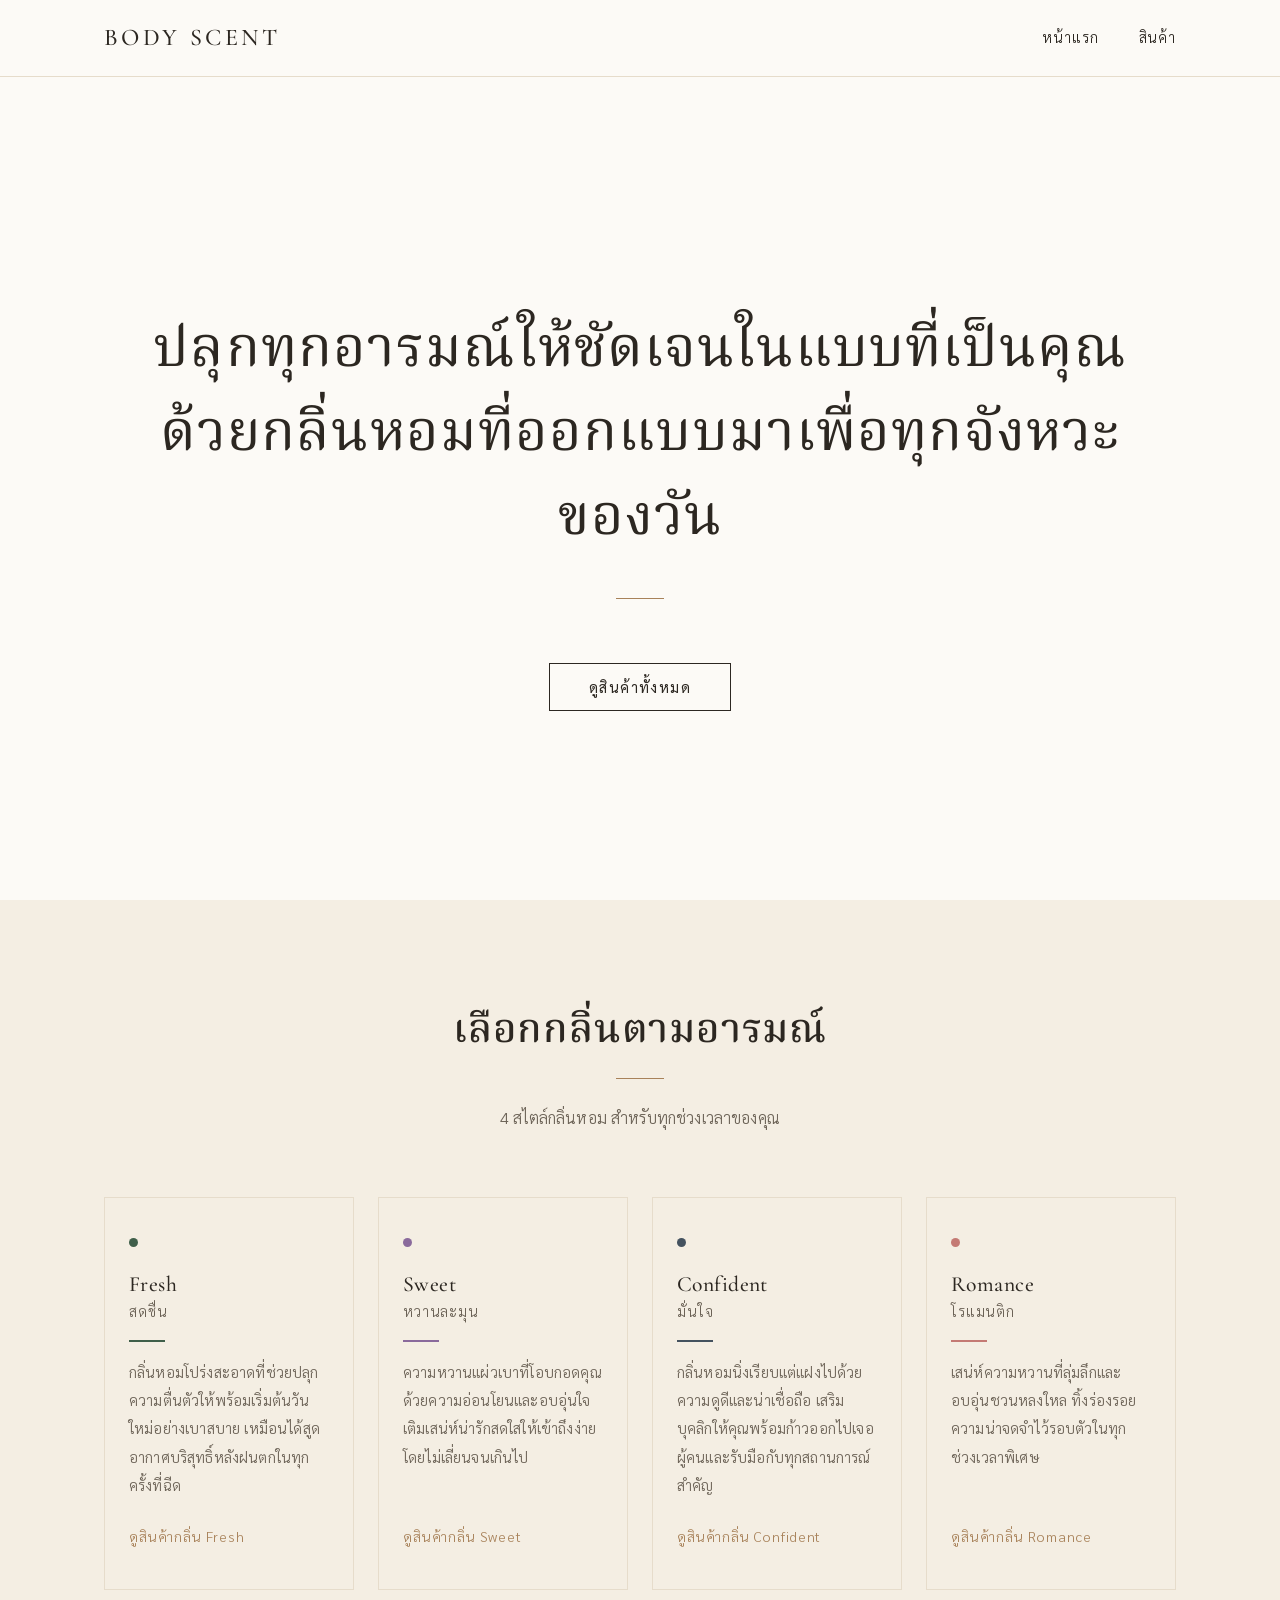
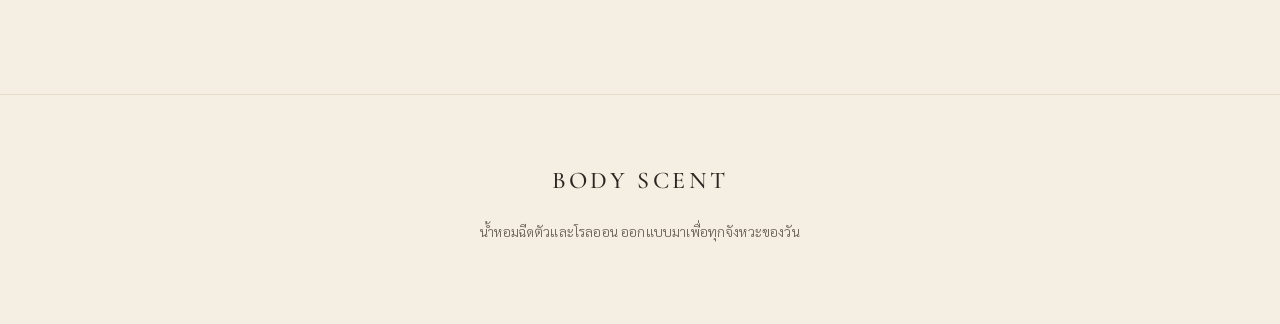
<file: index.html>
<!DOCTYPE html>
<html lang="th">
<head>
  <meta charset="UTF-8">
  <meta name="viewport" content="width=device-width, initial-scale=1">
  <title>Body Scent | น้ำหอมฉีดตัวและโรลออน</title>
  <meta name="description" content="Body Scent น้ำหอมฉีดตัวและโรลออน 4 อารมณ์ Fresh, Sweet, Confident, Romance ออกแบบมาเพื่อทุกจังหวะของวัน">
  <link rel="stylesheet" href="style.css">
</head>
<body>

  <header class="site-header">
    <div class="container">
      <a class="logo" href="index.html">BODY SCENT</a>
      <nav class="nav" aria-label="เมนูหลัก">
        <a href="index.html">หน้าแรก</a>
        <a href="product.html">สินค้า</a>
      </nav>
    </div>
  </header>

  <main>
    <!-- Hero -->
    <section class="hero hero--full">
      <div class="container">
        <h1>
          <span>ปลุกทุกอารมณ์ให้ชัดเจนในแบบที่เป็นคุณ</span>
          <span>ด้วยกลิ่นหอมที่ออกแบบมาเพื่อทุกจังหวะของวัน</span>
        </h1>
        <hr class="rule">
        <a class="btn" href="product.html">ดูสินค้าทั้งหมด</a>
      </div>
    </section>

    <!-- 4 Moods -->
    <section class="section section--cream" id="moods">
      <div class="container">
        <div class="section-head">
          <h2>เลือกกลิ่นตามอารมณ์</h2>
          <hr class="rule">
          <p>4 สไตล์กลิ่นหอม สำหรับทุกช่วงเวลาของคุณ</p>
        </div>

        <div class="mood-grid">
          <a class="mood-card" data-mood="fresh" href="product.html?mood=fresh">
            <span class="dot" aria-hidden="true"></span>
            <h3>Fresh</h3>
            <span class="mood-name">สดชื่น</span>
            <hr class="mood-rule">
            <p>กลิ่นหอมโปร่งสะอาดที่ช่วยปลุกความตื่นตัวให้พร้อมเริ่มต้นวันใหม่อย่างเบาสบาย เหมือนได้สูดอากาศบริสุทธิ์หลังฝนตกในทุกครั้งที่ฉีด</p>
            <span class="link-text">ดูสินค้ากลิ่น Fresh</span>
          </a>

          <a class="mood-card" data-mood="sweet" href="product.html?mood=sweet">
            <span class="dot" aria-hidden="true"></span>
            <h3>Sweet</h3>
            <span class="mood-name">หวานละมุน</span>
            <hr class="mood-rule">
            <p>ความหวานแผ่วเบาที่โอบกอดคุณด้วยความอ่อนโยนและอบอุ่นใจ เติมเสน่ห์น่ารักสดใสให้เข้าถึงง่ายโดยไม่เลี่ยนจนเกินไป</p>
            <span class="link-text">ดูสินค้ากลิ่น Sweet</span>
          </a>

          <a class="mood-card" data-mood="confident" href="product.html?mood=confident">
            <span class="dot" aria-hidden="true"></span>
            <h3>Confident</h3>
            <span class="mood-name">มั่นใจ</span>
            <hr class="mood-rule">
            <p>กลิ่นหอมนิ่งเรียบแต่แฝงไปด้วยความดูดีและน่าเชื่อถือ เสริมบุคลิกให้คุณพร้อมก้าวออกไปเจอผู้คนและรับมือกับทุกสถานการณ์สำคัญ</p>
            <span class="link-text">ดูสินค้ากลิ่น Confident</span>
          </a>

          <a class="mood-card" data-mood="romance" href="product.html?mood=romance">
            <span class="dot" aria-hidden="true"></span>
            <h3>Romance</h3>
            <span class="mood-name">โรแมนติก</span>
            <hr class="mood-rule">
            <p>เสน่ห์ความหวานที่ลุ่มลึกและอบอุ่นชวนหลงใหล ทิ้งร่องรอยความน่าจดจำไว้รอบตัวในทุกช่วงเวลาพิเศษ</p>
            <span class="link-text">ดูสินค้ากลิ่น Romance</span>
          </a>
        </div>
      </div>
    </section>
  </main>

  <footer class="site-footer">
    <div class="container">
      <span class="logo">BODY SCENT</span>
      <p>น้ำหอมฉีดตัวและโรลออน ออกแบบมาเพื่อทุกจังหวะของวัน</p>
    </div>
  </footer>

  <script src="script.js"></script>
</body>
</html>
</file>
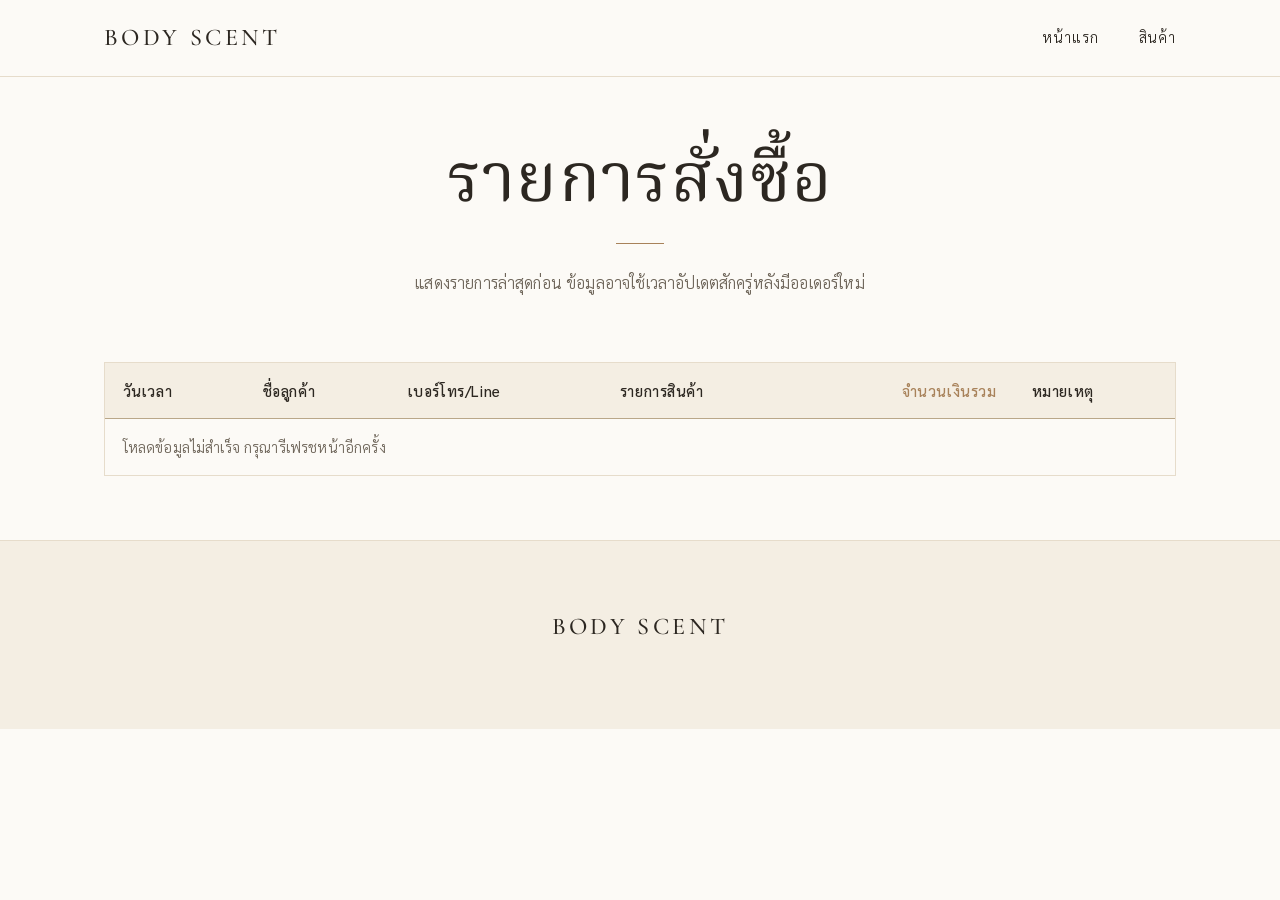
<file: admin.html>
<!DOCTYPE html>
<html lang="th">
<head>
  <meta charset="UTF-8">
  <meta name="viewport" content="width=device-width, initial-scale=1">
  <title>รายการสั่งซื้อ | Body Scent</title>
  <meta name="robots" content="noindex, nofollow">
  <link rel="stylesheet" href="style.css">
</head>
<body>

  <header class="site-header">
    <div class="container">
      <a class="logo" href="index.html">BODY SCENT</a>
      <nav class="nav" aria-label="เมนูหลัก">
        <a href="index.html">หน้าแรก</a>
        <a href="product.html">สินค้า</a>
      </nav>
    </div>
  </header>

  <main>
    <section class="section section--tight">
      <div class="container">
        <div class="section-head">
          <h1>รายการสั่งซื้อ</h1>
          <hr class="rule">
          <p>แสดงรายการล่าสุดก่อน ข้อมูลอาจใช้เวลาอัปเดตสักครู่หลังมีออเดอร์ใหม่</p>
        </div>

        <div class="table-wrap">
          <table id="ordersTable">
            <thead>
              <tr>
                <th scope="col">วันเวลา</th>
                <th scope="col">ชื่อลูกค้า</th>
                <th scope="col">เบอร์โทร/Line</th>
                <th scope="col">รายการสินค้า</th>
                <th scope="col">จำนวนเงินรวม</th>
                <th scope="col">หมายเหตุ</th>
              </tr>
            </thead>
            <tbody></tbody>
          </table>
        </div>
      </div>
    </section>
  </main>

  <footer class="site-footer">
    <div class="container">
      <span class="logo">BODY SCENT</span>
    </div>
  </footer>

  <script src="script.js"></script>
</body>
</html>
</file>
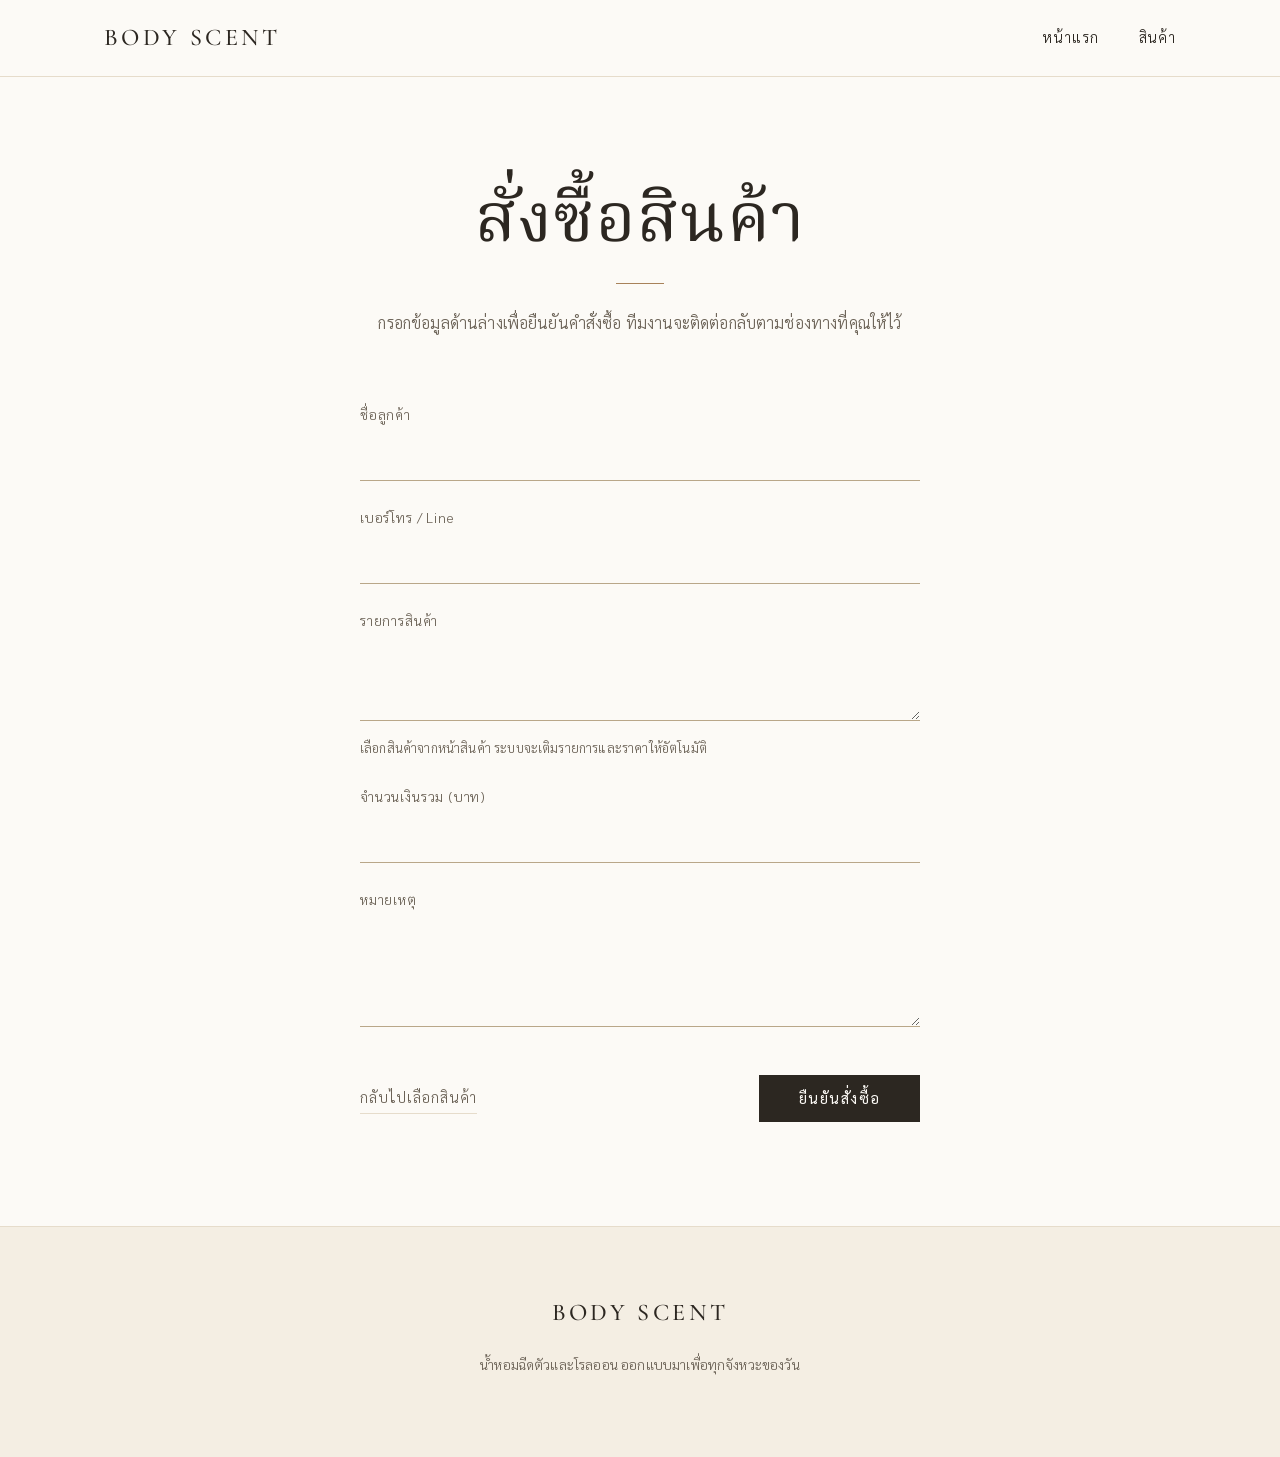
<file: order.html>
<!DOCTYPE html>
<html lang="th">
<head>
  <meta charset="UTF-8">
  <meta name="viewport" content="width=device-width, initial-scale=1">
  <title>สั่งซื้อสินค้า | Body Scent</title>
  <meta name="description" content="กรอกข้อมูลเพื่อสั่งซื้อสินค้า Body Scent">
  <link rel="stylesheet" href="style.css">
</head>
<body>

  <header class="site-header">
    <div class="container">
      <a class="logo" href="index.html">BODY SCENT</a>
      <nav class="nav" aria-label="เมนูหลัก">
        <a href="index.html">หน้าแรก</a>
        <a href="product.html">สินค้า</a>
      </nav>
    </div>
  </header>

  <main>
    <section class="section">
      <div class="container">
        <div class="section-head">
          <h1>สั่งซื้อสินค้า</h1>
          <hr class="rule">
          <p>กรอกข้อมูลด้านล่างเพื่อยืนยันคำสั่งซื้อ ทีมงานจะติดต่อกลับตามช่องทางที่คุณให้ไว้</p>
        </div>

        <div class="order-wrap">
          <form id="orderForm">
            <div class="field">
              <label for="customerName">ชื่อลูกค้า</label>
              <input type="text" id="customerName" name="customerName" autocomplete="name" required>
            </div>

            <div class="field">
              <label for="contact">เบอร์โทร / Line</label>
              <input type="text" id="contact" name="contact" autocomplete="tel" required>
            </div>

            <div class="field">
              <label for="items">รายการสินค้า</label>
              <textarea id="items" name="items" rows="2" required></textarea>
              <p class="hint">เลือกสินค้าจากหน้าสินค้า ระบบจะเติมรายการและราคาให้อัตโนมัติ</p>
            </div>

            <div class="field">
              <label for="total">จำนวนเงินรวม (บาท)</label>
              <input type="text" id="total" name="total" inputmode="decimal" required>
            </div>

            <div class="field">
              <label for="note">หมายเหตุ</label>
              <textarea id="note" name="note" rows="3"></textarea>
            </div>

            <div class="order-actions">
              <a class="back-link" href="product.html">กลับไปเลือกสินค้า</a>
              <button type="submit" class="btn btn--solid">ยืนยันสั่งซื้อ</button>
            </div>
          </form>
        </div>
      </div>
    </section>
  </main>

  <footer class="site-footer">
    <div class="container">
      <span class="logo">BODY SCENT</span>
      <p>น้ำหอมฉีดตัวและโรลออน ออกแบบมาเพื่อทุกจังหวะของวัน</p>
    </div>
  </footer>

  <script src="script.js"></script>
</body>
</html>
</file>
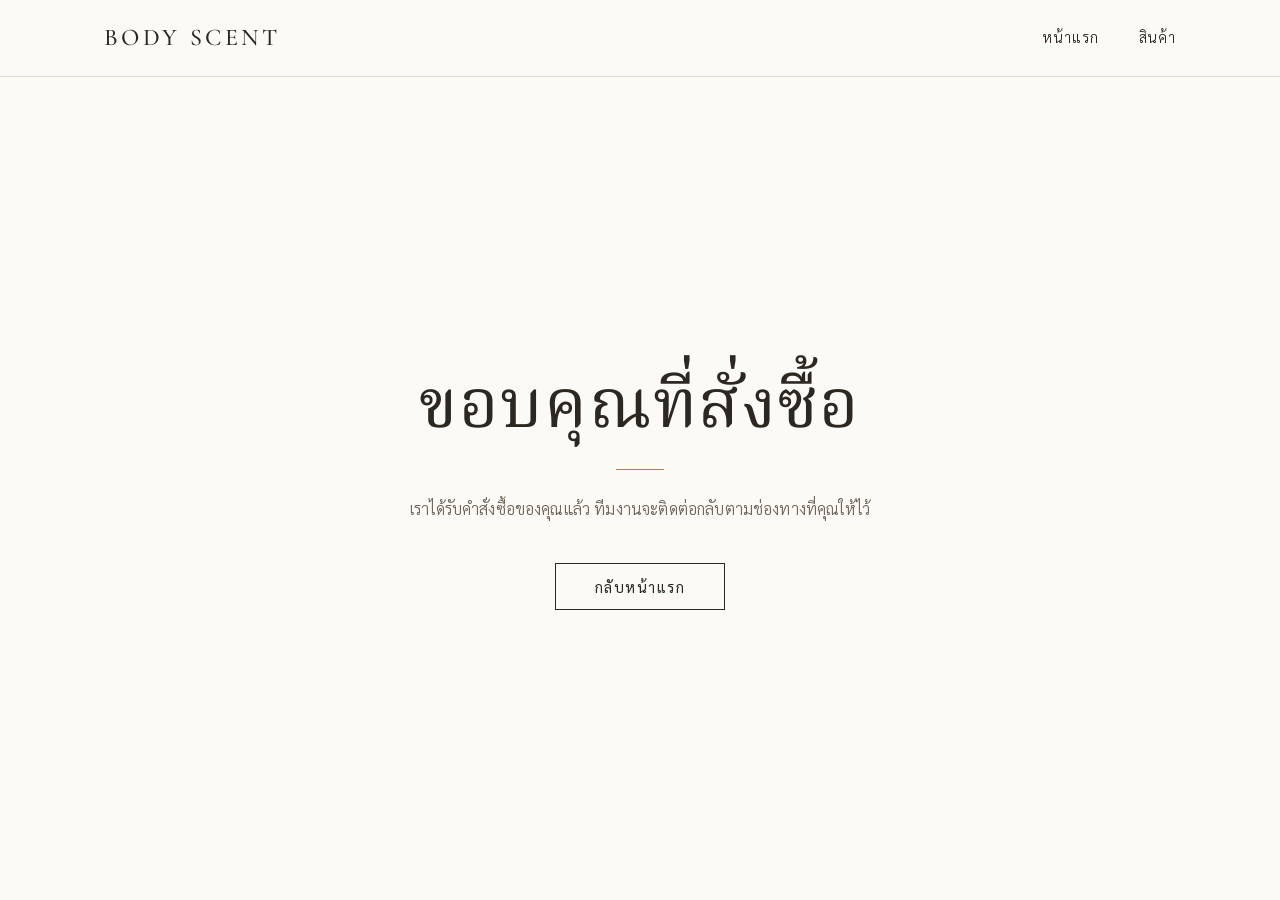
<file: thankyou.html>
<!DOCTYPE html>
<html lang="th">
<head>
  <meta charset="UTF-8">
  <meta name="viewport" content="width=device-width, initial-scale=1">
  <title>ขอบคุณที่สั่งซื้อ | Body Scent</title>
  <meta name="robots" content="noindex">
  <link rel="stylesheet" href="style.css">
</head>
<body>

  <header class="site-header">
    <div class="container">
      <a class="logo" href="index.html">BODY SCENT</a>
      <nav class="nav" aria-label="เมนูหลัก">
        <a href="index.html">หน้าแรก</a>
        <a href="product.html">สินค้า</a>
      </nav>
    </div>
  </header>

  <main class="thanks">
    <div class="container">
      <h1>ขอบคุณที่สั่งซื้อ</h1>
      <hr class="rule">
      <p>เราได้รับคำสั่งซื้อของคุณแล้ว ทีมงานจะติดต่อกลับตามช่องทางที่คุณให้ไว้</p>
      <a class="btn" href="index.html">กลับหน้าแรก</a>
    </div>
  </main>

  <script src="script.js"></script>
</body>
</html>
</file>
<file: style.css>
/* ==========================================================
   Body Scent — Global Theme
   โทนพรีเมียม เรียบหรู มินิมอล | ขาว-ครีม-เบจเข้ม + ทอง/บรอนซ์อ่อน
   ========================================================== */

@import url("https://fonts.googleapis.com/css2?family=Cormorant+Garamond:wght@400;500;600&family=Noto+Serif+Thai:wght@300;400;500&family=Sarabun:wght@300;400;500&display=swap");

/* ---------- Tokens ---------- */
:root {
  /* Base palette */
  --ivory: #fcfaf6;        /* พื้นหลังหลัก */
  --cream: #f4eee3;        /* พื้นหลังส่วนสลับ */
  --sand: #e6dccb;         /* เส้นแบ่งอ่อน */
  --beige-deep: #b9a789;   /* เบจเข้ม */
  --ink: #2c2721;          /* ข้อความหลัก (น้ำตาลเข้ม ไม่ใช่ดำสนิท) */
  --ink-soft: #6b6256;     /* ข้อความรอง */

  /* Accent: ทอง/บรอนซ์อ่อน */
  --bronze: #a8825a;
  --bronze-soft: #c4a77d;

  /* Mood (ใช้เป็นจุดเล็กๆ เท่านั้น) */
  --mood-fresh: #3f5f4a;      /* เขียวเข้ม */
  --mood-sweet: #8a6a9c;      /* ม่วงกลาง */
  --mood-confident: #44525f;  /* น้ำเงินเทาเข้ม */
  --mood-romance: #c47a74;    /* แดงอ่อน */

  /* Typography */
  --font-display: "Cormorant Garamond", "Noto Serif Thai", Georgia, serif;
  --font-body: "Sarabun", "Noto Serif Thai", "Helvetica Neue", Arial, sans-serif;

  /* Spacing scale */
  --space-1: 0.5rem;
  --space-2: 1rem;
  --space-3: 1.5rem;
  --space-4: 2.5rem;
  --space-5: 4rem;
  --space-6: 6.5rem;
  --space-7: 9rem;

  /* Lines */
  --line: 1px solid var(--sand);
  --line-strong: 1px solid var(--ink);

  --container: 1120px;
  --ease: cubic-bezier(0.3, 0.1, 0.2, 1);
}

/* Mood hook: ใส่ data-mood="fresh|sweet|confident|romance" ที่ element ใดก็ได้ */
[data-mood="fresh"]     { --mood: var(--mood-fresh); }
[data-mood="sweet"]     { --mood: var(--mood-sweet); }
[data-mood="confident"] { --mood: var(--mood-confident); }
[data-mood="romance"]   { --mood: var(--mood-romance); }

/* ---------- Reset & Base ---------- */
*, *::before, *::after { box-sizing: border-box; }

html {
  scroll-behavior: smooth;
  -webkit-text-size-adjust: 100%;
}

body {
  margin: 0;
  background: var(--ivory);
  color: var(--ink);
  font-family: var(--font-body);
  font-weight: 300;
  font-size: 1rem;
  line-height: 1.85;
  letter-spacing: 0.01em;
  -webkit-font-smoothing: antialiased;
}

img { display: block; max-width: 100%; height: auto; }

a {
  color: inherit;
  text-decoration: none;
  transition: color 0.3s var(--ease);
}
a:hover { color: var(--bronze); }

h1, h2, h3, h4 {
  margin: 0 0 var(--space-2);
  font-family: var(--font-display);
  font-weight: 500;
  line-height: 1.25;
  letter-spacing: 0.02em;
  color: var(--ink);
}
h1 { font-size: clamp(2.4rem, 5.5vw, 4.25rem); font-weight: 400; line-height: 1.15; }
h2 { font-size: clamp(1.75rem, 3.4vw, 2.5rem); }
h3 { font-size: 1.35rem; }

p { margin: 0 0 var(--space-2); color: var(--ink-soft); max-width: 62ch; }

:focus-visible {
  outline: 1px solid var(--bronze);
  outline-offset: 4px;
}

::selection { background: var(--sand); color: var(--ink); }

/* ---------- Layout ---------- */
.container {
  width: 100%;
  max-width: var(--container);
  margin-inline: auto;
  padding-inline: var(--space-3);
}

.section { padding-block: var(--space-6); }
.section--cream { background: var(--cream); }
.section--tight { padding-block: var(--space-5); }

.section-head {
  max-width: 640px;
  margin: 0 auto var(--space-5);
  text-align: center;
}
.section-head p { margin-inline: auto; }

/* เส้นทองสั้นๆ ใต้หัวข้อ */
.rule {
  display: block;
  width: 48px;
  height: 1px;
  margin: var(--space-3) auto;
  background: var(--bronze);
  border: 0;
}
.rule--left { margin-left: 0; }

/* ---------- Header / Nav ---------- */
.site-header {
  position: sticky;
  top: 0;
  z-index: 50;
  background: rgba(252, 250, 246, 0.94);
  backdrop-filter: blur(8px);
  border-bottom: var(--line);
}
.site-header .container {
  display: flex;
  align-items: center;
  justify-content: space-between;
  min-height: 76px;
}

.logo {
  font-family: var(--font-display);
  font-size: 1.5rem;
  font-weight: 500;
  letter-spacing: 0.14em;
}

.nav { display: flex; gap: var(--space-4); }
.nav a {
  font-size: 0.9rem;
  letter-spacing: 0.06em;
  padding-block: 0.25rem;
  border-bottom: 1px solid transparent;
}
.nav a:hover { border-bottom-color: var(--bronze); }

/* ---------- Buttons (เส้นบาง ไม่ฉูดฉาด) ---------- */
.btn {
  display: inline-block;
  padding: 0.95rem 2.4rem;
  font-family: var(--font-body);
  font-size: 0.92rem;
  font-weight: 400;
  letter-spacing: 0.1em;
  line-height: 1;
  color: var(--ink);
  background: transparent;
  border: var(--line-strong);
  border-radius: 0;
  cursor: pointer;
  transition: background 0.35s var(--ease), color 0.35s var(--ease), border-color 0.35s var(--ease);
}
.btn:hover {
  background: var(--ink);
  color: var(--ivory);
}
.btn--solid { background: var(--ink); color: var(--ivory); }
.btn--solid:hover { background: transparent; color: var(--ink); }
.btn--bronze { border-color: var(--bronze); color: var(--bronze); }
.btn--bronze:hover { background: var(--bronze); color: var(--ivory); border-color: var(--bronze); }
.btn--small { padding: 0.7rem 1.5rem; font-size: 0.85rem; }

/* ---------- Hero ---------- */
.hero {
  padding-block: var(--space-7) var(--space-6);
  text-align: center;
}
.hero p {
  margin-inline: auto;
  font-size: 1.1rem;
}
.hero .btn { margin-top: var(--space-3); }

/* ---------- Mood marker (จุดสีเล็กๆ) ---------- */
.dot {
  display: inline-block;
  width: 7px;
  height: 7px;
  border-radius: 50%;
  background: var(--mood, var(--bronze));
  vertical-align: middle;
}

/* เส้นสั้นสีตาม mood ใต้หัวข้อ */
.mood-rule {
  display: block;
  width: 36px;
  height: 2px;
  margin: var(--space-2) 0;
  background: var(--mood, var(--bronze));
  border: 0;
}

/* ป้ายชื่อ mood: จุด + ตัวอักษรสีปกติ */
.mood-label {
  display: inline-flex;
  align-items: center;
  gap: 0.6rem;
  font-size: 0.85rem;
  letter-spacing: 0.08em;
  color: var(--ink-soft);
}
.mood-label::before {
  content: "";
  width: 7px;
  height: 7px;
  border-radius: 50%;
  background: var(--mood, var(--bronze));
}

/* ---------- Filter (เลือก mood / type) ---------- */
.filters {
  display: flex;
  flex-wrap: wrap;
  justify-content: center;
  gap: var(--space-3) var(--space-4);
  margin-bottom: var(--space-5);
}
.filter-btn {
  display: inline-flex;
  align-items: center;
  gap: 0.6rem;
  padding: 0.4rem 0;
  font-family: var(--font-body);
  font-size: 0.92rem;
  letter-spacing: 0.06em;
  color: var(--ink-soft);
  background: none;
  border: 0;
  border-bottom: 1px solid transparent;
  cursor: pointer;
  transition: color 0.3s var(--ease), border-color 0.3s var(--ease);
}
.filter-btn:hover { color: var(--ink); }
.filter-btn.is-active {
  color: var(--ink);
  border-bottom-color: var(--bronze);
}

/* ---------- Product grid & card ---------- */
.product-grid {
  display: grid;
  grid-template-columns: repeat(auto-fill, minmax(240px, 1fr));
  gap: var(--space-5) var(--space-4);
}

.card {
  display: flex;
  flex-direction: column;
  background: transparent;
  border: 0;
}

.card__media {
  aspect-ratio: 4 / 5;
  overflow: hidden;
  background: var(--cream);
  border: var(--line);
}
.card__media img {
  width: 100%;
  height: 100%;
  object-fit: cover;
  transition: transform 0.8s var(--ease);
}
.card:hover .card__media img { transform: scale(1.03); }

.card__body { padding-top: var(--space-3); }
.card__title {
  margin: var(--space-1) 0 0.25rem;
  font-size: 1.2rem;
}
.card__meta {
  margin: 0 0 var(--space-1);
  font-size: 0.85rem;
  letter-spacing: 0.06em;
  color: var(--ink-soft);
}
.card__desc {
  margin: 0 0 var(--space-2);
  font-size: 0.92rem;
  line-height: 1.75;
}
.card__footer {
  display: flex;
  align-items: center;
  justify-content: space-between;
  margin-top: auto;
  padding-top: var(--space-2);
  border-top: var(--line);
}
.price {
  font-family: var(--font-display);
  font-size: 1.35rem;
  font-weight: 500;
  color: var(--bronze);
}
.price small {
  font-family: var(--font-body);
  font-size: 0.8rem;
  color: var(--ink-soft);
  margin-left: 0.2rem;
}

/* ---------- Feature blocks (จุดสี mood เป็นไอคอนเล็กๆ) ---------- */
.feature-grid {
  display: grid;
  grid-template-columns: repeat(auto-fit, minmax(220px, 1fr));
  gap: var(--space-5) var(--space-4);
}
.feature {
  padding-top: var(--space-3);
  border-top: var(--line);
}
.feature h3 { margin-top: var(--space-2); }
.feature p { font-size: 0.95rem; }

/* ---------- Simple form (ใช้กับส่วนสั่งซื้อ/ติดต่อ) ---------- */
.field { margin-bottom: var(--space-3); }
.field label {
  display: block;
  margin-bottom: 0.4rem;
  font-size: 0.85rem;
  letter-spacing: 0.06em;
  color: var(--ink-soft);
}
.field input,
.field select,
.field textarea {
  width: 100%;
  padding: 0.8rem 0;
  font-family: var(--font-body);
  font-size: 1rem;
  font-weight: 300;
  color: var(--ink);
  background: transparent;
  border: 0;
  border-bottom: 1px solid var(--beige-deep);
  border-radius: 0;
  transition: border-color 0.3s var(--ease);
}
.field input:focus,
.field select:focus,
.field textarea:focus {
  outline: none;
  border-bottom-color: var(--bronze);
}

/* ---------- Footer ---------- */
.site-footer {
  padding-block: var(--space-5);
  background: var(--cream);
  border-top: var(--line);
  text-align: center;
}
.site-footer .logo { display: block; margin-bottom: var(--space-2); }
.site-footer p {
  margin-inline: auto;
  font-size: 0.85rem;
}

/* ---------- Utilities ---------- */
.text-center { text-align: center; }
.text-bronze { color: var(--bronze); }
.mt-3 { margin-top: var(--space-3); }
.mt-4 { margin-top: var(--space-4); }
.visually-hidden {
  position: absolute;
  width: 1px;
  height: 1px;
  overflow: hidden;
  clip: rect(0 0 0 0);
  white-space: nowrap;
}

/* ==========================================================
   Page-specific
   ========================================================== */

/* ---------- index.html: Hero เต็มจอ ---------- */
.hero--full {
  display: flex;
  flex-direction: column;
  align-items: center;
  justify-content: center;
  min-height: calc(100vh - 77px);
  min-height: calc(100svh - 77px);
}
.hero--full h1 {
  max-width: 18em;
  margin-inline: auto;
  font-size: clamp(2rem, 4.6vw, 3.5rem);
  line-height: 1.5;
}
.hero--full h1 span { display: block; }
.hero--full .rule { margin-block: var(--space-4); }

/* ---------- index.html: การ์ด mood ---------- */
.mood-grid {
  display: grid;
  grid-template-columns: repeat(4, 1fr);
  gap: var(--space-3);
}
.mood-card {
  display: flex;
  flex-direction: column;
  padding: var(--space-4) var(--space-3);
  background: transparent;
  border: 1px solid var(--sand);
  transition: border-color 0.35s var(--ease);
}
.mood-card:hover { border-color: var(--bronze); color: inherit; }
.mood-card .dot { width: 9px; height: 9px; margin-bottom: var(--space-3); }
.mood-card h3 { margin-bottom: 0; }
.mood-card .mood-name { font-size: 0.9rem; color: var(--ink-soft); letter-spacing: 0.06em; }
.mood-card p { margin: 0; font-size: 0.95rem; }
.mood-card .link-text {
  margin-top: auto;
  padding-top: var(--space-3);
  font-size: 0.88rem;
  letter-spacing: 0.06em;
  color: var(--bronze);
}

/* ---------- order.html ---------- */
.order-wrap {
  max-width: 560px;
  margin-inline: auto;
}
.order-wrap .field textarea {
  min-height: 4.5rem;
  resize: vertical;
  line-height: 1.7;
}
.order-wrap .field .hint {
  margin: 0.4rem 0 0;
  font-size: 0.82rem;
  color: var(--ink-soft);
}
.order-actions {
  display: flex;
  flex-wrap: wrap;
  align-items: center;
  justify-content: space-between;
  gap: var(--space-3);
  margin-top: var(--space-4);
}
.order-actions .back-link {
  font-size: 0.9rem;
  letter-spacing: 0.06em;
  color: var(--ink-soft);
  border-bottom: 1px solid var(--sand);
  padding-bottom: 0.15rem;
}
.order-actions .back-link:hover { color: var(--bronze); border-bottom-color: var(--bronze); }
.btn:disabled { opacity: 0.5; cursor: wait; }

/* ---------- thankyou.html ---------- */
.thanks {
  display: flex;
  align-items: center;
  justify-content: center;
  min-height: calc(100vh - 77px);
  min-height: calc(100svh - 77px);
  text-align: center;
}
.thanks p { margin-inline: auto; }
.thanks .btn { margin-top: var(--space-3); }

/* ---------- admin.html ---------- */
.table-wrap {
  overflow-x: auto;
  border: 1px solid var(--sand);
}
#ordersTable {
  width: 100%;
  min-width: 820px;
  border-collapse: collapse;
  font-size: 0.92rem;
  line-height: 1.6;
}
#ordersTable th,
#ordersTable td {
  padding: 1rem 1.1rem;
  text-align: left;
  vertical-align: top;
  border-bottom: 1px solid var(--sand);
}
#ordersTable thead th {
  font-weight: 500;
  letter-spacing: 0.04em;
  color: var(--ink);
  background: var(--cream);
  border-bottom: 1px solid var(--beige-deep);
  white-space: nowrap;
}
#ordersTable tbody td {
  color: var(--ink-soft);
  white-space: pre-line;
  word-break: break-word;
}
#ordersTable tbody tr:last-child td { border-bottom: 0; }
#ordersTable th:nth-child(5),
#ordersTable td:nth-child(5) {
  text-align: right;
  white-space: nowrap;
  color: var(--bronze);
}

/* ---------- Responsive ---------- */
@media (max-width: 900px) {
  .section { padding-block: var(--space-5); }
  .hero { padding-block: var(--space-6) var(--space-5); }
  .nav { gap: var(--space-3); }
}

@media (max-width: 640px) {
  :root { --container: 100%; }

  body { font-size: 0.97rem; }
  .container { padding-inline: 1.25rem; }
  .section { padding-block: var(--space-5); }
  .section-head { margin-bottom: var(--space-4); }

  .site-header .container { min-height: 64px; }
  .logo { font-size: 1.25rem; }
  .nav { gap: 1.1rem; }
  .nav a { font-size: 0.82rem; letter-spacing: 0.03em; }

  .hero { padding-block: var(--space-5) var(--space-5); }

  .filters { gap: var(--space-2) var(--space-3); margin-bottom: var(--space-4); }

  .product-grid {
    grid-template-columns: repeat(2, 1fr);
    gap: var(--space-4) var(--space-2);
  }
  .card__desc { display: none; }
  .card__title { font-size: 1.05rem; }
  .card__footer { flex-direction: column; align-items: flex-start; gap: var(--space-1); }
  .btn { padding: 0.9rem 1.8rem; }
}

@media (max-width: 380px) {
  .product-grid { grid-template-columns: 1fr; }
  .card__desc { display: block; }
}

/* ---------- Page-specific responsive ---------- */
@media (max-width: 900px) {
  .mood-grid { grid-template-columns: repeat(2, 1fr); }
}

@media (max-width: 560px) {
  .mood-grid { grid-template-columns: 1fr; }
  .mood-card { padding: var(--space-3); }
  .order-actions { flex-direction: column-reverse; align-items: stretch; text-align: center; }
  .order-actions .btn { width: 100%; }
}

@media (prefers-reduced-motion: reduce) {
  html { scroll-behavior: auto; }
  *, *::before, *::after {
    transition-duration: 0.01ms !important;
    animation-duration: 0.01ms !important;
  }
}
</file>
